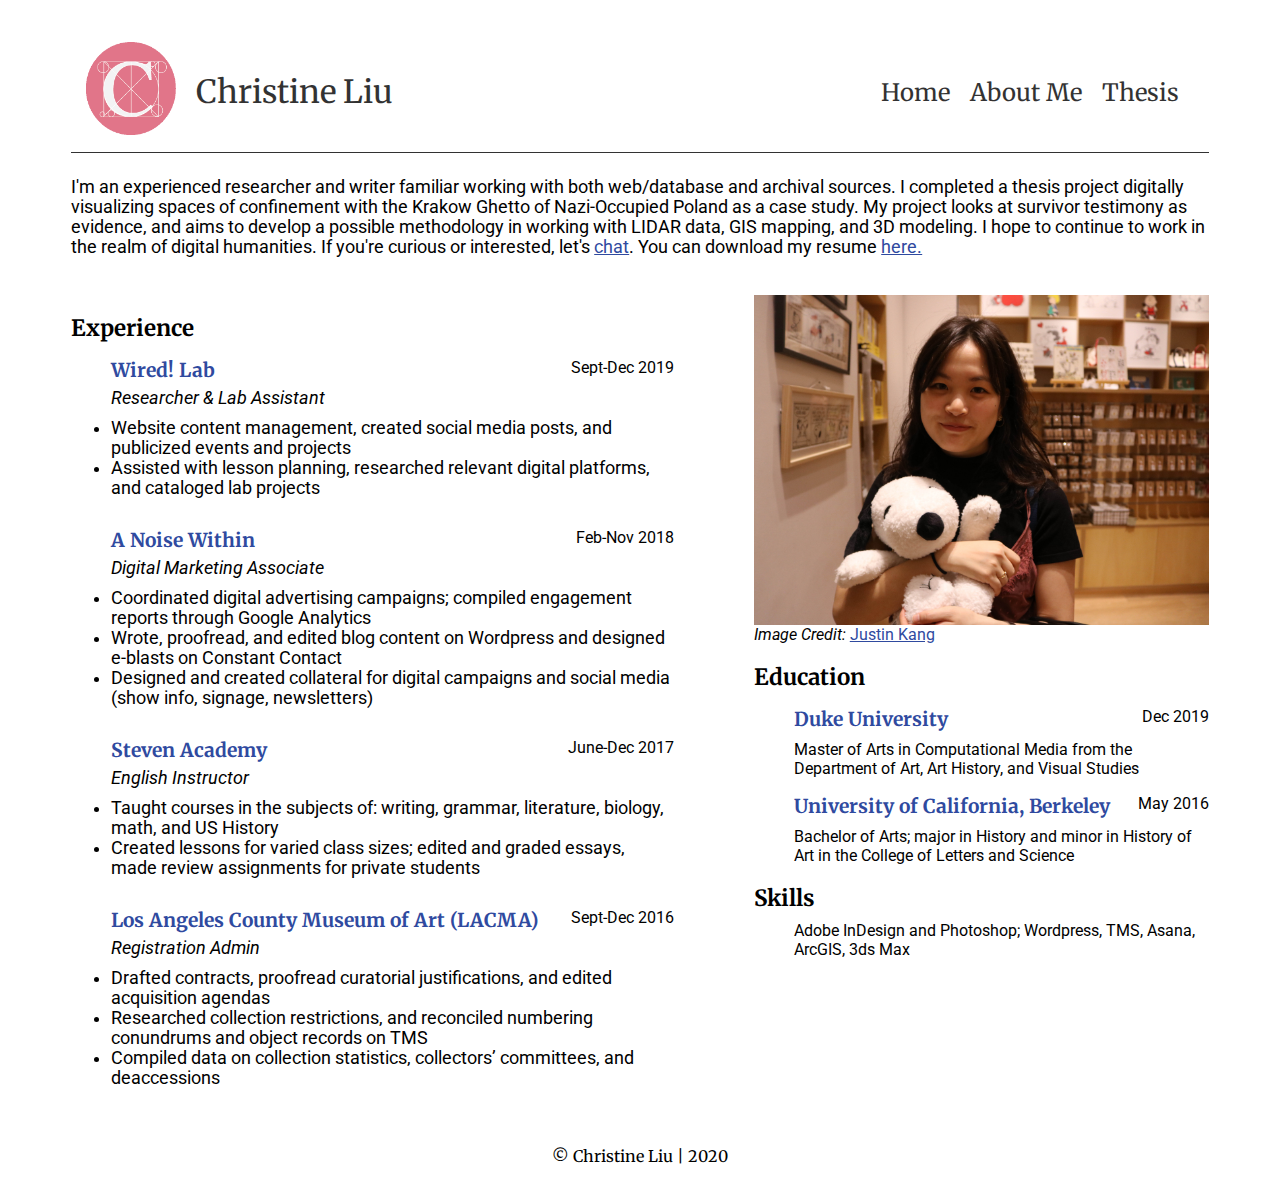
<file: about-me-backup.html>
<!DOCTYPE html>
<html lang="en">

<head>
    <meta charset="UTF-8">
    <title>Resume</title>
    <link href="./css/midterm.css" type="text/css" rel="stylesheet">
</head>

<body>
    <header>
        <nav>
            <ul id="nav-links">
                <li><a href="." id="C_logo"><img src="./images/C_pink.png" alt="C logo" width="90"></a></li>
                <li id="christine"><a href="./index.html">Christine Liu</a></li>
                <li id="home" class="right-header"><a href="./index.html">Home</a></li>
                <li id="about-me" class="right-header"><a href="./about-me.html">About Me</a></li>
                <li id="Final" class="right-header"><a href="./thesis.html">Thesis</a></li>
            </ul>
        </nav>
    </header>

    <main>
        <p>I'm an experienced researcher and writer familiar working with both web/database and archival sources. I completed a thesis project digitally visualizing spaces of confinement with the Krakow Ghetto of Nazi-Occupied Poland as a case study. My project looks at survivor testimony as evidence, and aims to develop a possible methodology in working with LIDAR data, GIS mapping, and 3D modeling. I hope to continue to work in the realm of digital humanities. If you're curious or interested, let's <a href="mailto:christineliu816@gmail.com">chat</a>. You can download my resume <a target="_blank" href="./ChristineLiu_Resume.pdf">here.</a></p>
        <div id="resume-block">
        <article id="resume1">
                <h2 class="resume_section">Experience</h2>
                <ul class="job-title">
                    <li class="job-place">Wired! Lab</li>
                    <li class="job-dates">Sept-Dec 2019</li>
                </ul>

                <ul class="job_description">
                    <li class="position">Researcher &amp; Lab Assistant</li>
                    <li>Website content management, created social media posts, and publicized events and projects</li>
                    <li>Assisted with lesson planning, researched relevant digital platforms, and cataloged lab projects</li>
                </ul>
                <ul class="job-title">
                    <li class="job-place">A Noise Within</li>
                    <li class="job-dates">Feb-Nov 2018</li>
                </ul>
                <ul class="job_description">
                    <li class="position">Digital Marketing Associate</li>
                    <li>Coordinated digital advertising campaigns; compiled engagement reports through Google Analytics</li>
                    <li>Wrote, proofread, and edited blog content on Wordpress and designed e-blasts on Constant Contact</li>
                    <li>Designed and created collateral for digital campaigns and social media (show info, signage, newsletters)</li>
                </ul>

                <ul class="job-title">
                    <li class="job-place">Steven Academy</li>
                    <li class="job-dates">June-Dec 2017</li>
                </ul>
                <ul class="job_description">
                    <li class="position">English Instructor</li>
                    <li>Taught courses in the subjects of: writing, grammar, literature, biology, math, and US History</li>
                    <li>Created lessons for varied class sizes; edited and graded essays, made review assignments for private students</li>
                </ul>
                <ul class="job-title">
                    <li class="job-place">Los Angeles County Museum of Art (LACMA)</li>
                    <li class="job-dates">Sept-Dec 2016</li>
                </ul>
                <ul class="job_description">
                    <li class="position">Registration Admin</li>
                    <li>Drafted contracts, proofread curatorial justifications, and edited acquisition agendas</li>
                    <li>Researched collection restrictions, and reconciled numbering conundrums and object records on TMS</li>
                    <li>Compiled data on collection statistics, collectors’ committees, and deaccessions</li>
                </ul>
            </article>

            <article id="resume2">
                <div id="resume-image">
                    <img src="./images/IMG_4133.jpg" alt="me with snoopy"/>
                    <div><i>Image Credit:</i> <a href="https://www.instagram.com/kangjustin/">Justin Kang</a></div>
                </div>
                <h2 class="resume_section">Education</h2>
                <ul class="job-title">
                    <li class="job-place">Duke University</li>
                    <li class="job-dates">Dec 2019</li>
                </ul>
                <ul class="resume_description">
                    <li>Master of Arts in Computational Media from the Department of Art, Art History, and Visual Studies</li>
                </ul>
                <ul class="job-title">
                    <li class="job-place">University of California, Berkeley</li>
                    <li class="job-dates">May 2016</li>
                </ul>
                <ul class="resume_description">
                    <li>Bachelor of Arts; major in History and minor in History of Art in the College of Letters and Science</li>
                </ul>

                <h2 class="resume_section">Skills</h2>
                <ul class="resume_description">
                    <li>Adobe InDesign and Photoshop; Wordpress, TMS, Asana, ArcGIS, 3ds Max</li>
                </ul>
        </article>
            </div>
    </main>
    <footer>
        <ul id="footer-items">
            <li>&copy; Christine Liu | 2020</li>
        </ul>
    </footer>
</body>

</html>
</file>
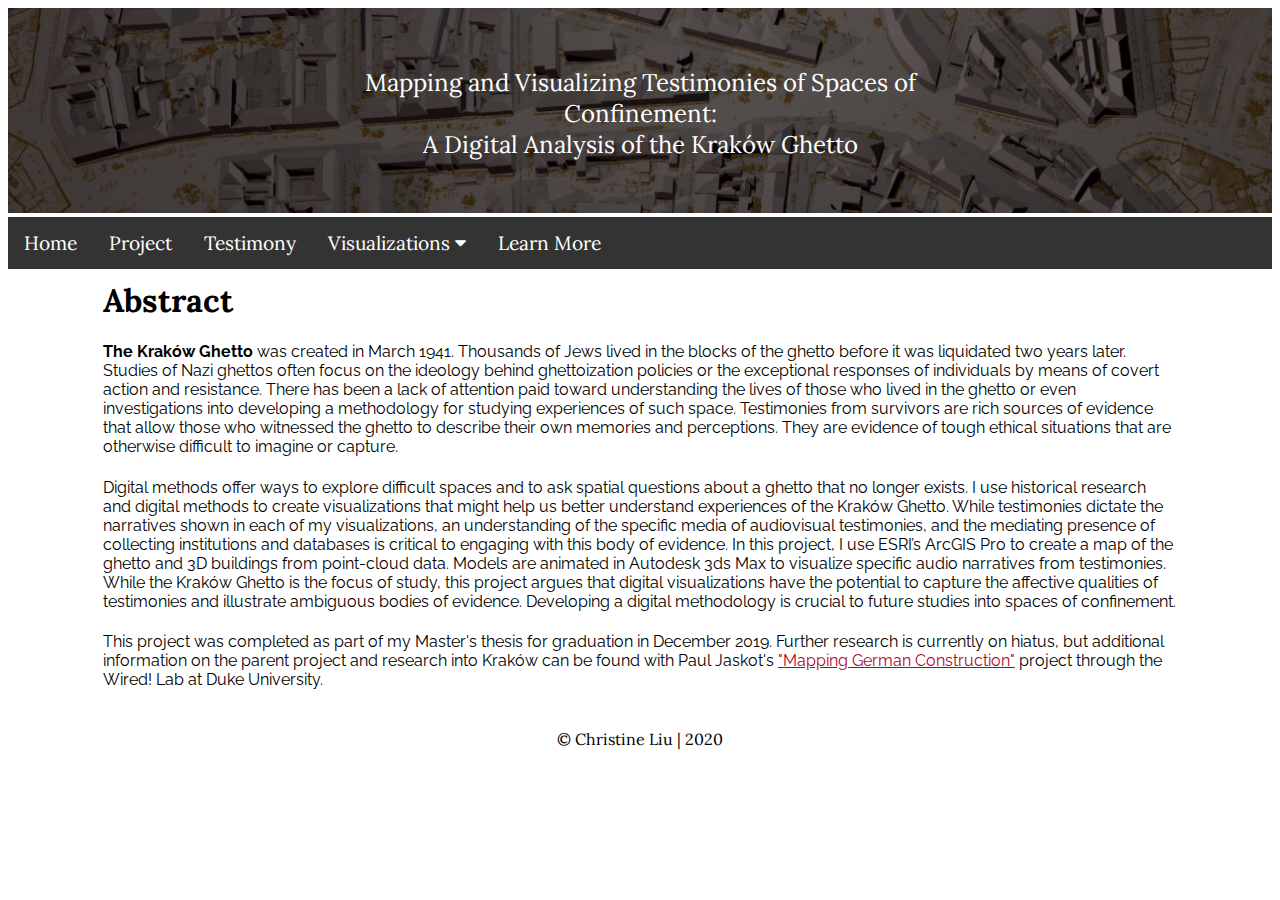
<file: abstract.html>
<!doctype html>
<html lang="en">

<head>
    <meta charset="UTF-8">
    <title>Visualizing Spaces of Confinement</title>
    <link href="./css/final.css" type="text/css" rel="stylesheet">
    <link rel="stylesheet" href="https://cdnjs.cloudflare.com/ajax/libs/font-awesome/4.7.0/css/font-awesome.min.css">
    <script src="./js/final.js"></script>
</head>

<body>
    <header>
        <div class="container">
            <a href="./thesis.html"><img src="./images/top_banner.jpg" alt="screenshot of 3d krakow model" width=100%></a>
            <div class="centered">Mapping and Visualizing Testimonies of Spaces of Confinement: <br>A Digital Analysis of the Kraków Ghetto</div>
        </div>
        <div class="navbar">
            <a href="./index.html">Home</a>
            <a href="./abstract.html">Project</a>
            <a href="./testimony.html">Testimony</a>
            <div class="dropdown">
                <button class="dropbtn" onclick="myFunction()">Visualizations
                    <i class="fa fa-caret-down"></i>
                </button>
                <div class="dropdown-content" id="myDropdown">
                    <a href="./visualizations/animation.html">Animation</a>
                    <a href="./visualizations/images.html">Image Gallery</a>
                    <a href="./visualizations/map.html">Map</a>
                </div>
            </div>
            <a href="./bibliography.html">Learn More</a>
        </div>
    </header>

    <main id="landing-block">
        <h1>Abstract</h1>
        <p><b>The Kraków Ghetto</b> was created in March 1941. Thousands of Jews lived in the blocks of the ghetto before it was liquidated two years later. Studies of Nazi ghettos often focus on the ideology behind ghettoization policies or the exceptional responses of individuals by means of covert action and resistance. There has been a lack of attention paid toward understanding the lives of those who lived in the ghetto or even investigations into developing a methodology for studying experiences of such space. Testimonies from survivors are rich sources of evidence that allow those who witnessed the ghetto to describe their own memories and perceptions. They are evidence of tough ethical situations that are otherwise difficult to imagine or capture.</p>
        <p>Digital methods offer ways to explore difficult spaces and to ask spatial questions about a ghetto that no longer exists. I use historical research and digital methods to create visualizations that might help us better understand experiences of the Kraków Ghetto. While testimonies dictate the narratives shown in each of my visualizations, an understanding of the specific media of audiovisual testimonies, and the mediating presence of collecting institutions and databases is critical to engaging with this body of evidence. In this project, I use ESRI’s ArcGIS Pro to create a map of the ghetto and 3D buildings from point-cloud data. Models are animated in Autodesk 3ds Max to visualize specific audio narratives from testimonies. While the Kraków Ghetto is the focus of study, this project argues that digital visualizations have the potential to capture the affective qualities of testimonies and illustrate ambiguous bodies of evidence. Developing a digital methodology is crucial to future studies into spaces of confinement.
        </p>
        <p>This project was completed as part of my Master's thesis for graduation in December 2019. Further research is currently on hiatus, but additional information on the parent project and research into Kraków can be found with Paul Jaskot's <a href="http://www.dukewired.org/projects/mapping-german-construction/">"Mapping German Construction"</a> project through the Wired! Lab at Duke University.</p>

    </main>


    <footer>
        <ul id="footer-items">
            <li>&copy; Christine Liu | 2020</li>
        </ul>
    </footer>
</body>

</html>
</file>
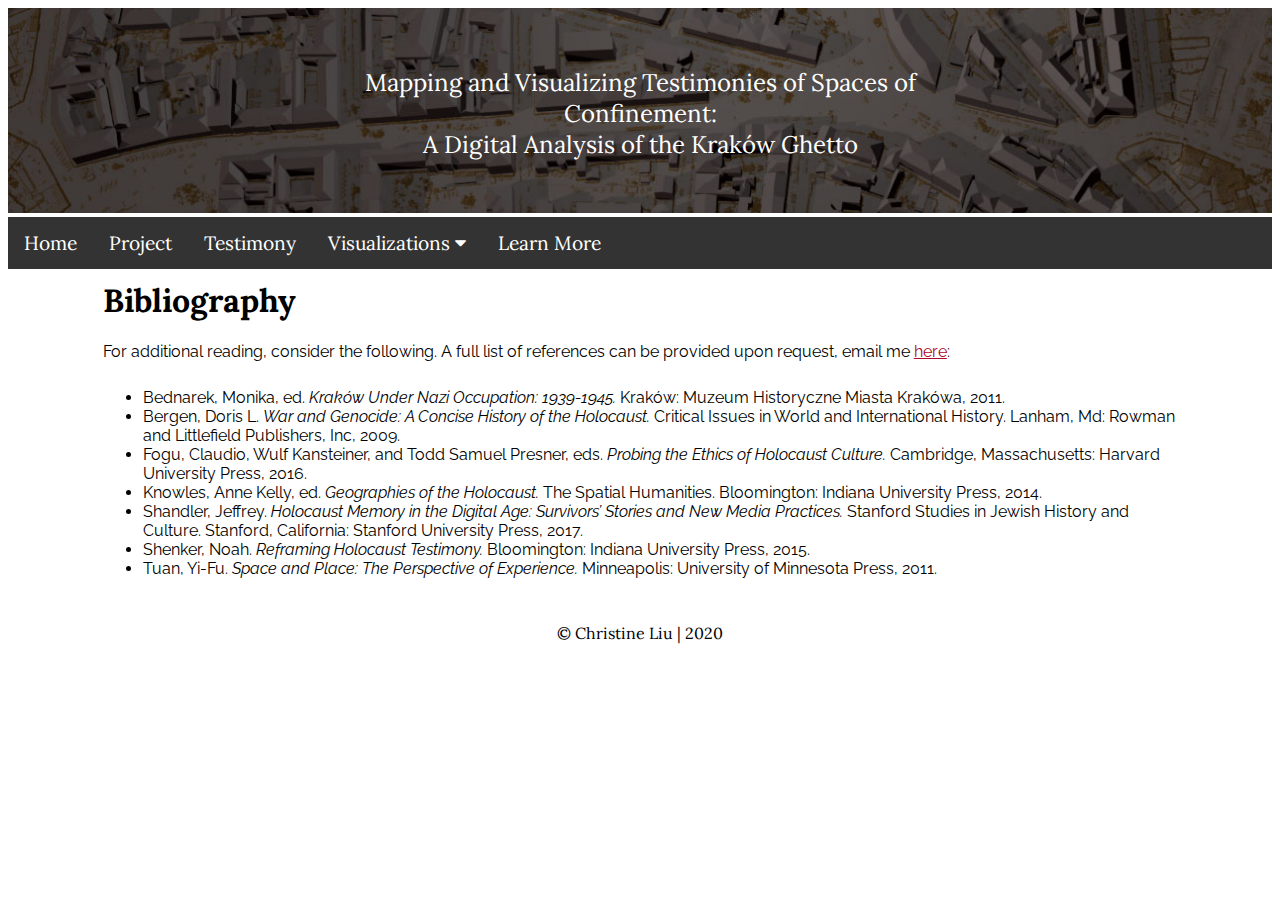
<file: bibliography.html>
<!doctype html>
<html lang="en">

<head>
    <script async src="https://www.googletagmanager.com/gtag/js?id=UA-163966775-1"></script>
    <script>
      window.dataLayer = window.dataLayer || [];
      function gtag(){dataLayer.push(arguments);}
      gtag('js', new Date());

      gtag('config', 'UA-163966775-1');
    </script>
    <meta charset="UTF-8">
    <title>Visualizing Spaces of Confinement</title>
    <link href="./css/final.css" type="text/css" rel="stylesheet">
    <link rel="stylesheet" href="https://cdnjs.cloudflare.com/ajax/libs/font-awesome/4.7.0/css/font-awesome.min.css">
    <script src="./js/final.js"></script>
</head>

<body>
       <header>
         <div class="container">
            <a href="./thesis.html"><img src="./images/top_banner.jpg" alt="screenshot of 3d krakow model" width=100%></a>
            <div class="centered">Mapping and Visualizing Testimonies of Spaces of Confinement: <br>A Digital Analysis of the Kraków Ghetto</div>
        </div>
        <div class="navbar">
            <a href="./index.html">Home</a>
            <a href="./abstract.html">Project</a>
            <a href="./testimony.html">Testimony</a>
            <div class="dropdown">
                <button class="dropbtn" onclick="myFunction()">Visualizations
                    <i class="fa fa-caret-down"></i>
                </button>
                <div class="dropdown-content" id="myDropdown">
                    <a href="./visualizations/animation.html">Animation</a>
                    <a href="./visualizations/images.html">Image Gallery</a>
                    <a href="./visualizations/map.html">Map</a>
                </div>
            </div>
            <a href="./bibliography.html">Learn More</a>
        </div>
    </header>
    
    <main id="landing-block">
        <h1>Bibliography</h1>
        <p>For additional reading, consider the following. A full list of references can be provided upon request, email me <a href="mailto:christineliu816@gmail.com">here</a>:
        <ul>
            <li>Bednarek, Monika, ed. <i>Kraków Under Nazi Occupation: 1939-1945.</i> Kraków: Muzeum Historyczne Miasta Krakówa, 2011.</li>
            <li>Bergen, Doris L. <i>War and Genocide: A Concise History of the Holocaust.</i> Critical Issues in World and International History. Lanham, Md: Rowman and Littlefield Publishers, Inc, 2009.</li>
            <li>Fogu, Claudio, Wulf Kansteiner, and Todd Samuel Presner, eds. <i>Probing the Ethics of Holocaust Culture.</i> Cambridge, Massachusetts: Harvard University Press, 2016.</li>
            <li>Knowles, Anne Kelly, ed. <i>Geographies of the Holocaust.</i> The Spatial Humanities. Bloomington: Indiana University Press, 2014.</li>
            <li>Shandler, Jeffrey. <i>Holocaust Memory in the Digital Age: Survivors’ Stories and New Media Practices.</i> Stanford Studies in Jewish History and Culture. Stanford, California: Stanford University Press, 2017.</li>
            <li>Shenker, Noah. <i>Reframing Holocaust Testimony.</i> Bloomington: Indiana University Press, 2015.</li>
            <li>Tuan, Yi-Fu. <i>Space and Place: The Perspective of Experience.</i> Minneapolis: University of Minnesota Press, 2011.</li>
        </ul>
    </main>


    <footer>
        <ul id="footer-items">
            <li>&copy; Christine Liu | 2020</li>
        </ul>
    </footer>
</body>
</html>
</file>
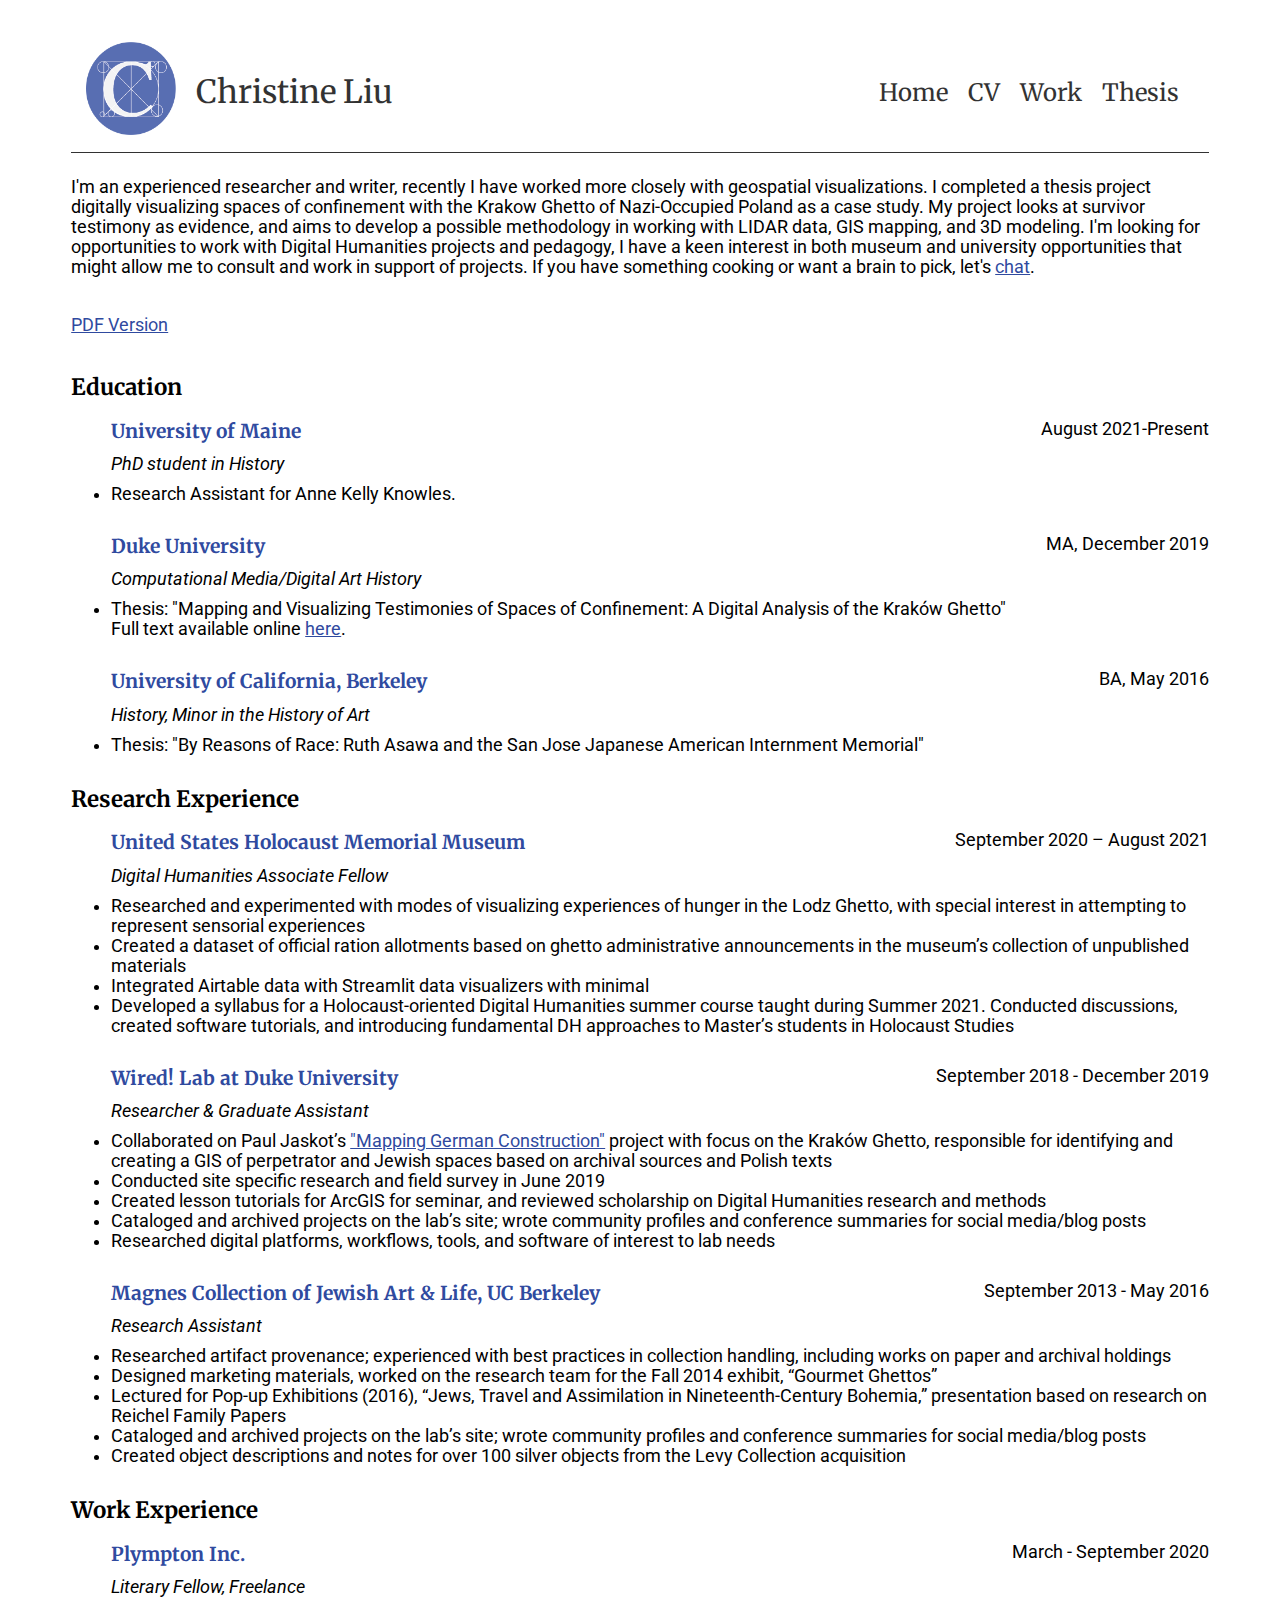
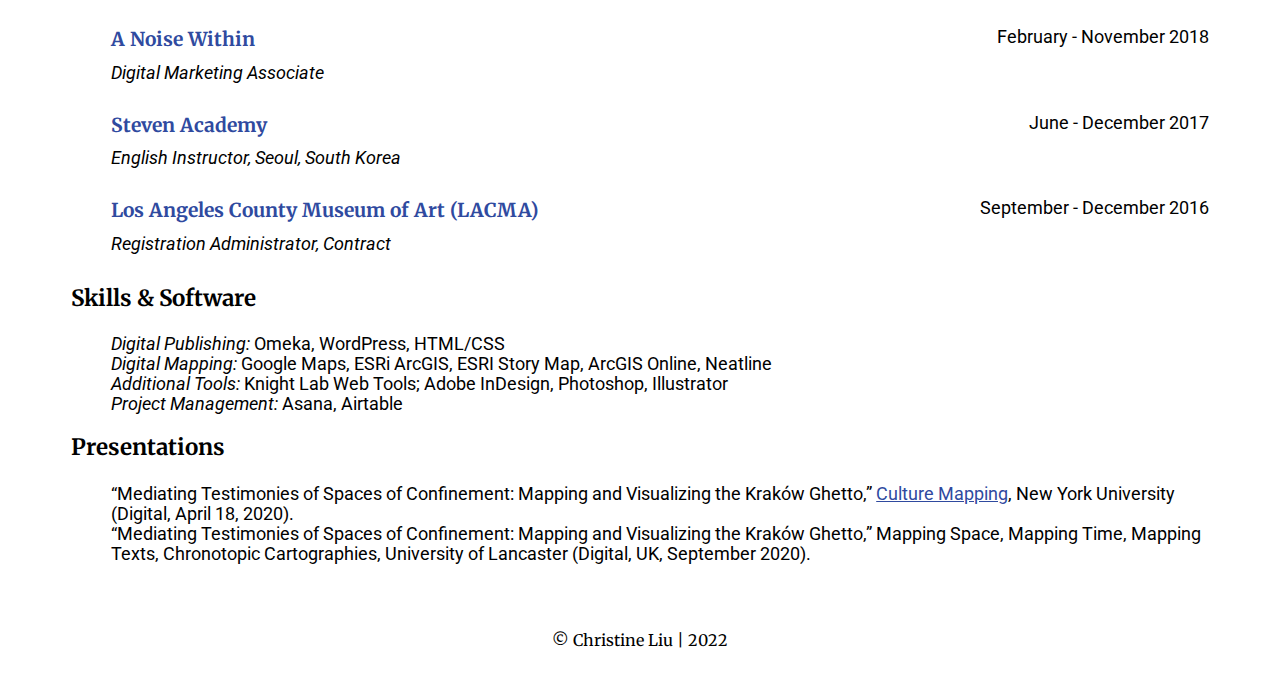
<file: cv.html>
<!DOCTYPE html>
<html lang="en">

<head>
    <script async src="https://www.googletagmanager.com/gtag/js?id=UA-163966775-1"></script>
    <script>
      window.dataLayer = window.dataLayer || [];
      function gtag(){dataLayer.push(arguments);}
      gtag('js', new Date());

      gtag('config', 'UA-163966775-1');
    </script>
    <meta charset="UTF-8">
    <title>Resume</title>
    <link href="./css/midterm.css" type="text/css" rel="stylesheet">
</head>

<body>
    <header>
        <nav>
            <ul id="nav-links">
                <li><a href="." id="C_logo"><img src="./images/C_blue.png" alt="C logo" width="90"></a></li>
                <li id="christine"><a href="./index.html">Christine Liu</a></li>
                <li id="home" class="right-header"><a href="./index.html">Home</a></li>
                <li id="about-me" class="right-header"><a href="./cv.html">CV</a></li>
                <li class="right-header"><a href="./projects.html">Work</a></li>
                <li id="Final" class="right-header"><a href="./thesis.html">Thesis</a></li>
            </ul>
        </nav>
    </header>

    <main>
        <p>I'm an experienced researcher and writer, recently I have worked more closely with geospatial visualizations. I completed a thesis project digitally visualizing spaces of confinement with the Krakow Ghetto of Nazi-Occupied Poland as a case study. My project looks at survivor testimony as evidence, and aims to develop a possible methodology in working with LIDAR data, GIS mapping, and 3D modeling. I'm looking for opportunities to work with Digital Humanities projects and pedagogy, I have a keen interest in both museum and university opportunities that might allow me to consult and work in support of projects. If you have something cooking or want a brain to pick, let's <a href="mailto:christineliu816@gmail.com">chat</a>.</p>
        <p><a target="_blank" href="./ChristineLiu_CV.pdf">PDF Version</a></p>
        <div id="resume">
            <h2 class="resume_section">Education</h2>
            <ul class="job-title">
                <li class="job-place">University of Maine</li>
                <li class="job-dates">August 2021-Present</li>
            </ul>
            <ul class="job_description">
                <li class="position">PhD student in History</li>
                <li>Research Assistant for Anne Kelly Knowles.</li>
            </ul>
            <ul class="job-title">
                <li class="job-place">Duke University</li>
                <li class="job-dates">MA, December 2019</li>
            </ul>
            <ul class="job_description">
                <li class="position">Computational Media/Digital Art History</li>
                <li>Thesis: "Mapping and Visualizing Testimonies of Spaces of Confinement: A Digital Analysis of the Kraków Ghetto" <br>Full text available online <a href="https://dukespace.lib.duke.edu/dspace/handle/10161/20071">here</a>.</li>
            </ul>
            <ul class="job-title">
                <li class="job-place">University of California, Berkeley</li>
                <li class="job-dates">BA, May 2016</li>
            </ul>
            <ul class="job_description">
                <li class="position">History, Minor in the History of Art</li>
                <li>Thesis: "By Reasons of Race: Ruth Asawa and the San Jose Japanese American Internment Memorial"</li>
            </ul>
            <h2 class="resume_section">Research Experience</h2>
            <ul class="job-title">
                <li class="job-place">United States Holocaust Memorial Museum</li>
                <li class="job-dates">September 2020 – August 2021</li>
            </ul>
            <ul class="job_description">
                <li class="position">Digital Humanities Associate Fellow</li>
                <li>Researched and experimented with modes of visualizing experiences of hunger in the Lodz Ghetto, with special interest in attempting to represent sensorial experiences</li>
                <li>Created a dataset of official ration allotments based on ghetto administrative announcements in the museum’s collection of unpublished materials</li>
                <li>Integrated Airtable data with Streamlit data visualizers with minimal</li>
                <li>Developed a syllabus for a Holocaust-oriented Digital Humanities summer course taught during Summer 2021. Conducted discussions, created software tutorials, and introducing fundamental DH approaches to Master’s students in Holocaust Studies</li>
            </ul>
            <ul class="job-title">
                <li class="job-place">Wired! Lab at Duke University</li>
                <li class="job-dates">September 2018 - December 2019</li>
            </ul>
            <ul class="job_description">
                <li class="position">Researcher &amp; Graduate Assistant</li>
                <li>Collaborated on Paul Jaskot’s <a href="http://www.dukewired.org/projects/mapping-german-construction/">"Mapping German Construction"</a> project with focus on the Kraków Ghetto, responsible for identifying and creating a GIS of perpetrator and Jewish spaces based on archival sources and Polish texts</li>
                <li>Conducted site specific research and field survey in June 2019</li>
                <li>Created lesson tutorials for ArcGIS for seminar, and reviewed scholarship on Digital Humanities research and methods</li>
                <li>Cataloged and archived projects on the lab’s site; wrote community profiles and conference summaries for social media/blog posts</li>
                <li>Researched digital platforms, workflows, tools, and software of interest to lab needs</li>
            </ul>
            <ul class="job-title">
                <li class="job-place">Magnes Collection of Jewish Art &amp; Life, UC Berkeley</li>
                <li class="job-dates">September 2013 - May 2016</li>
            </ul>
            <ul class="job_description">
                <li class="position">Research Assistant</li>
                <li>Researched artifact provenance; experienced with best practices in collection handling, including works on paper and archival holdings</li>
                <li>Designed marketing materials, worked on the research team for the Fall 2014 exhibit, “Gourmet Ghettos”</li>
                <li>Lectured for Pop-up Exhibitions (2016), “Jews, Travel and Assimilation in Nineteenth-Century Bohemia,” presentation based on research on Reichel Family Papers</li>
                <li>Cataloged and archived projects on the lab’s site; wrote community profiles and conference summaries for social media/blog posts</li>
                <li>Created object descriptions and notes for over 100 silver objects from the Levy Collection acquisition</li>
            </ul>
            <h2 class="resume_section">Work Experience</h2>
            <ul class="job-title">
                <li class="job-place">Plympton Inc.</li>
                <li class="job-dates">March - September 2020</li>
            </ul>
            <ul class="job_description">
                <li class="position">Literary Fellow, Freelance</li>
            </ul>
            <ul class="job-title">
                <li class="job-place">A Noise Within</li>
                <li class="job-dates">February - November 2018</li>
            </ul>
            <ul class="job_description">
                <li class="position">Digital Marketing Associate</li>
            </ul>
            <ul class="job-title">
                <li class="job-place">Steven Academy</li>
                <li class="job-dates">June - December 2017</li>
            </ul>
            <ul class="job_description">
                <li class="position">English Instructor, Seoul, South Korea</li>
            </ul>
            <ul class="job-title">
                <li class="job-place">Los Angeles County Museum of Art (LACMA)</li>
                <li class="job-dates">September - December 2016</li>
            </ul>
            <ul class="job_description">
                <li class="position">Registration Administrator, Contract</li>
            </ul>
            <h2 class="resume_section">Skills &amp; Software</h2>
            <ul class="resume_description">
                <li><i>Digital Publishing:</i> Omeka, WordPress, HTML/CSS</li>
                <li><i>Digital Mapping:</i> Google Maps, ESRi ArcGIS, ESRI Story Map, ArcGIS Online, Neatline</li>
                <li><i>Additional Tools:</i> Knight Lab Web Tools; Adobe InDesign, Photoshop, Illustrator</li>
                <li><i>Project Management:</i> Asana, Airtable</li>
            </ul>
            <h2 class="resume_section">Presentations</h2>
            <ul class="resume_description">
                <li>“Mediating Testimonies of Spaces of Confinement: Mapping and Visualizing the Kraków Ghetto,” <a href="https://newyorkscapes.org/event/culturemapping2020/">Culture Mapping</a>, New York University (Digital, April 18, 2020).</li>
                <li>“Mediating Testimonies of Spaces of Confinement: Mapping and Visualizing the Kraków Ghetto,” Mapping Space, Mapping Time, Mapping Texts, Chronotopic Cartographies, University of Lancaster (Digital, UK, September 2020).
                </li>
            </ul>
        </div>
    </main>
    <footer>
        <ul id="footer-items">
            <li>&copy; Christine Liu | 2022</li>
        </ul>
    </footer>
</body>

</html>
</file>
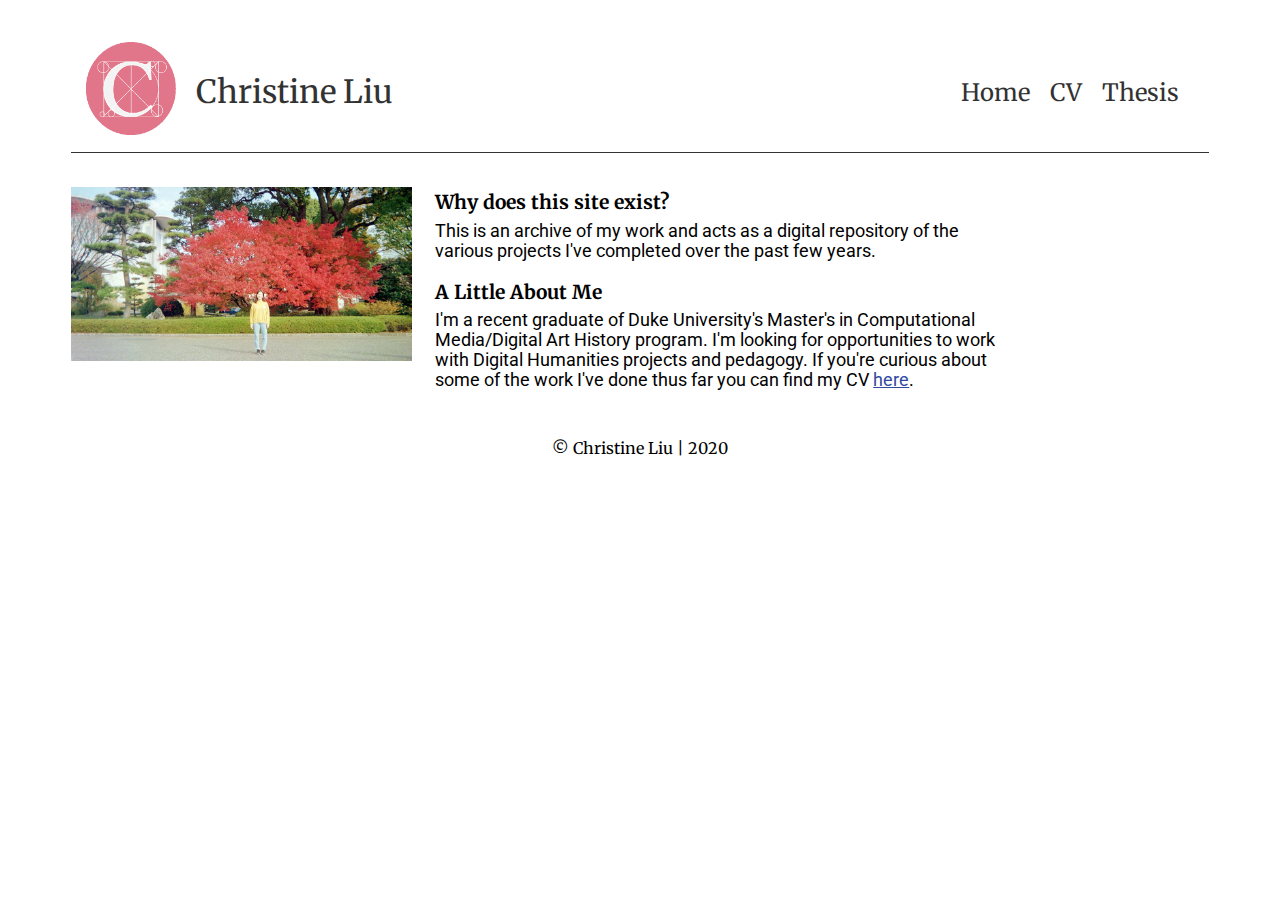
<file: index-backup.html>
<!doctype html>
<html lang="en">

<head>
    <meta charset="UTF-8">
    <title>Christine Liu</title>
    <link href="./css/midterm.css" type="text/css" rel="stylesheet">
</head>

<body>
    <header>
        <nav>
            <ul id="nav-links">
                <li><a href="./index.html" id="C_logo"><img src="./images/C_pink.png" alt="C logo" width="90"></a></li>
                <li id="christine"><a href="./index.html">Christine Liu</a></li>
                <li id="home" class="right-header"><a href="./index.html">Home</a></li>
                <li id="about-me" class="right-header"><a href="./cv.html">CV</a></li>
                <li id="Final" class="right-header"><a href="./thesis.html">Thesis</a></li>
            </ul>
        </nav>
    </header>

    <main id="landing-block">
        <img src="./images/18.jpg" id="landing-image" alt="me in front of trees">
        <article id="landing-text">
            <div>
                <h1>Why does this site exist?</h1>
                <p>This is an archive of my work and acts as a digital repository of the various projects I've completed over the past few years.</p>
            </div>
        
            <div>
                <h1>A Little About Me</h1>
                <p>I'm a recent graduate of Duke University's Master's in Computational Media/Digital Art History program. I'm looking for opportunities to work with Digital Humanities projects and pedagogy. If you're curious about some of the work I've done thus far you can find my CV <a href="./cv.html">here</a>.</p>
            </div>
        </article>
    </main>
    <footer>
        <ul id="footer-items">
            <li>&copy; Christine Liu | 2020</li>
        </ul>
    </footer>
</body>

</html>
</file>
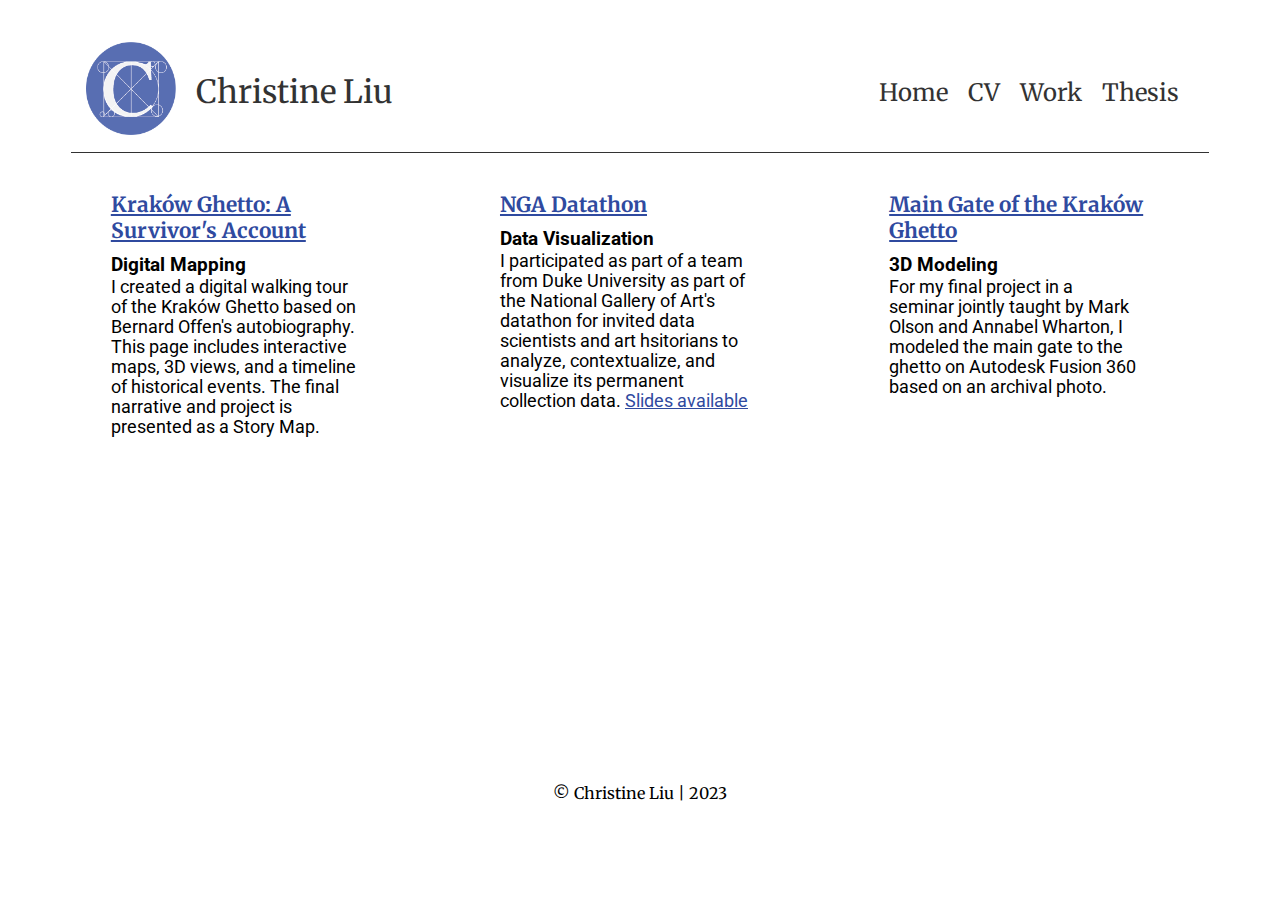
<file: projects.html>
<!DOCTYPE html>
<html lang="en">

<head>
    <script async src="https://www.googletagmanager.com/gtag/js?id=UA-163966775-1"></script>
    <script>
      window.dataLayer = window.dataLayer || [];
      function gtag(){dataLayer.push(arguments);}
      gtag('js', new Date());

      gtag('config', 'UA-163966775-1');
    </script>
    <meta charset="UTF-8">
    <title>Labs</title>
    <link href="./css/midterm.css" type="text/css" rel="stylesheet">
</head>

<body>
    <header>
        <nav>
            <ul id="nav-links">
                <li><a href="." id="C_logo"><img src="./images/C_blue.png" alt="C logo" width="90"></a></li>
                <li id="christine"><a href="./index.html">Christine Liu</a></li>
                <li id="home" class="right-header"><a href="./index.html">Home</a></li>
                <li id="about-me" class="right-header"><a href="./cv.html">CV</a></li>
                <li class="right-header"><a href="./projects.html">Work</a></li>
                <li id="Final" class="right-header"><a href="./thesis.html">Thesis</a></li>
            </ul>
        </nav>
    </header>

    <main id="labs-block">
        <article id="lab1" class="lab_item">
<!--            <a href="./lab01/index.html"><img class="lab_image" src="../images/lab1_index.jpg" alt="Lab 1 screenshot" /></a>-->
            <div class="lab_chunk">
                <h2 class="lab_number"><a target="_blank" href="https://arcg.is/184T1W">Kraków Ghetto: A Survivor's Account</a></h2>
                <h3 class="lab_title">Digital Mapping</h3>
                <p class="lab_description">I created a digital walking tour of the Kraków Ghetto based on Bernard Offen's autobiography. This page includes interactive maps, 3D views, and a timeline of historical events. The final narrative and project is presented as a Story Map.</p>
            </div>
        </article>
        <article id="lab2" class="lab_item">
<!--            <a href="./lab02/index.html"><img class="lab_image" src="../images/lab2_index.jpg" alt="Lab 2 screenshot" /></a>-->
            <div class="lab_chunk">
                <h2 class="lab_number"><a target="_blank" href="https://www.nga.gov/press/2019/datathon.html">NGA Datathon</a></h2>
                <h3 class="lab_title">Data Visualization</h3>
                <p class="lab_description">I participated as part of a team from Duke University as part of the National Gallery of Art's datathon for invited data scientists and art hsitorians to analyze, contextualize, and visualize its permanent collection data. <a href="https://www.nga.gov/content/dam/ngaweb/press/2019/datathon/team-2.pdf">Slides available</a></p>
            </div>
        </article>
        <article id="lab3" class="lab_item">
<!--            <a href="./lab03/index.html"><img class="lab_image" src="../images/lab3_index.jpg" alt="Lab 3 screenshot" /></a>-->
            <div class="lab_chunk">
                <h2 class="lab_number"><a target="_blank" href="https://a360.co/2K7JhrX">Main Gate of the Kraków Ghetto</a></h2>
                <h3 class="lab_title">3D Modeling</h3>
                <p class="lab_description">For my final project in a seminar jointly taught by Mark Olson and Annabel Wharton, I modeled the main gate to the ghetto on Autodesk Fusion 360 based on an archival photo.</p>
            </div>
        </article>
    </main>
    <footer>
        <ul id="footer-items">
            <li>&copy; Christine Liu | 2023</li>
        </ul>
    </footer>
</body>

</html>
</file>
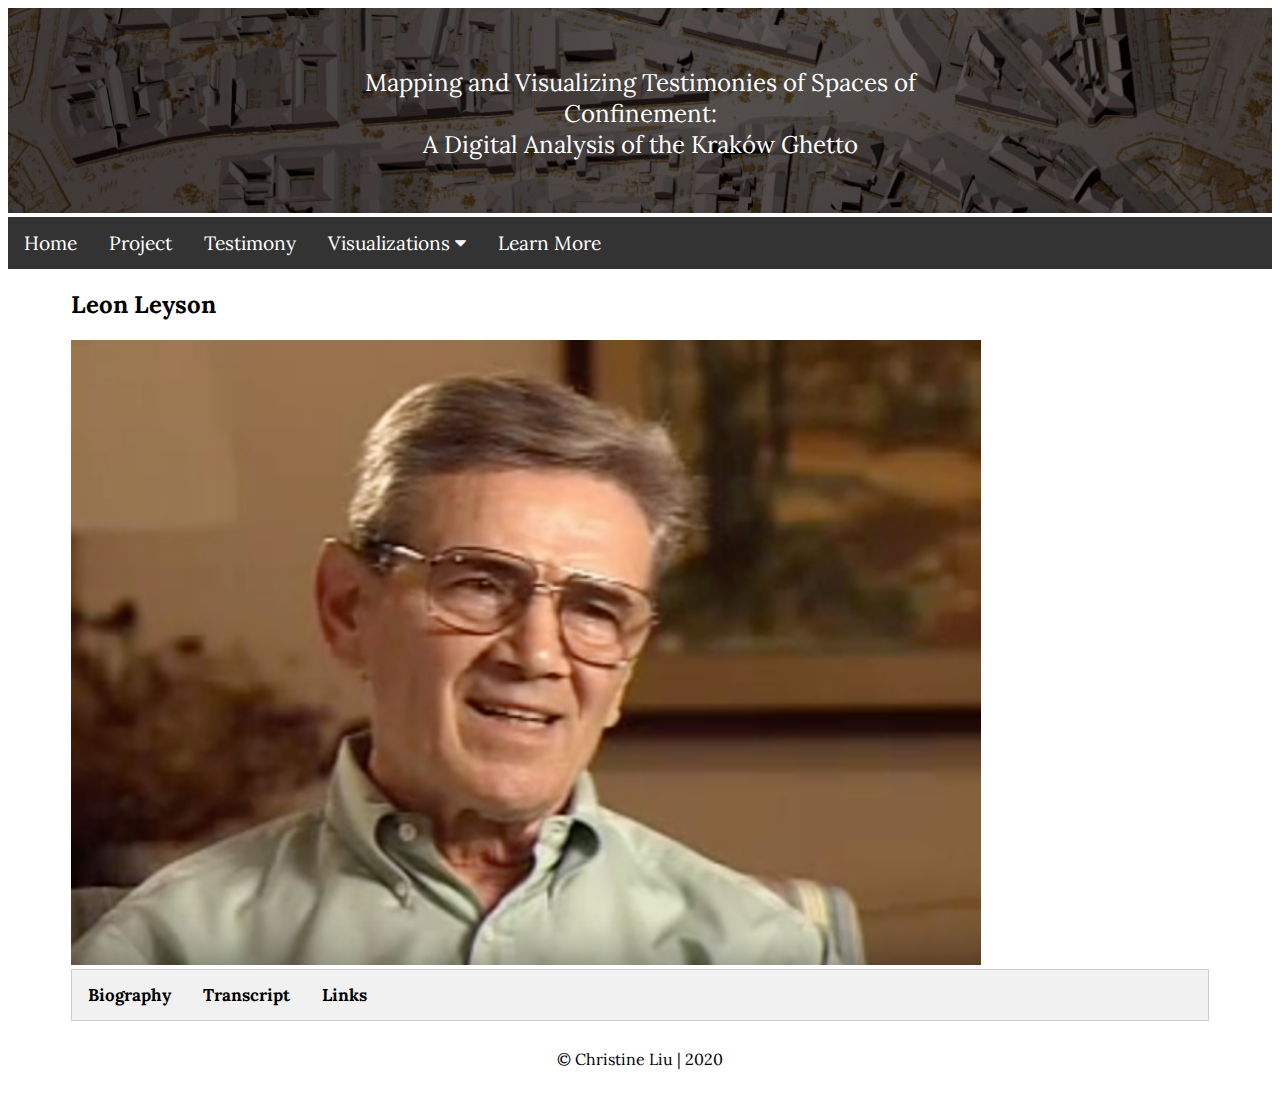
<file: testimony.html>
<!doctype html>
<html lang="en">

<head>
    <meta charset="UTF-8">
    <title>Visualizing Spaces of Confinement</title>
    <link href="./css/final.css" type="text/css" rel="stylesheet">
    <link rel="stylesheet" href="https://cdnjs.cloudflare.com/ajax/libs/font-awesome/4.7.0/css/font-awesome.min.css">
    <script src="./js/final.js"></script>
</head>

<body>
      <header>
         <div class="container">
            <a href="./thesis.html"><img src="./images/top_banner.jpg" alt="screenshot of 3d krakow model" width=100%></a>
            <div class="centered">Mapping and Visualizing Testimonies of Spaces of Confinement: <br>A Digital Analysis of the Kraków Ghetto</div>
        </div>
        <div class="navbar">
            <a href="./index.html">Home</a>
            <a href="./abstract.html">Project</a>
            <a href="./testimony.html">Testimony</a>
            <div class="dropdown">
                <button class="dropbtn" onclick="myFunction()">Visualizations
                    <i class="fa fa-caret-down"></i>
                </button>
                <div class="dropdown-content" id="myDropdown">
                    <a href="./visualizations/animation.html">Animation</a>
                    <a href="./visualizations/images.html">Image Gallery</a>
                    <a href="./visualizations/map.html">Map</a>
                </div>
            </div>
            <a href="./bibliography.html">Learn More</a>
        </div>
    </header>

    <main>
        <div id="leyson" class="survivor_card">
            <h2>Leon Leyson</h2>
            <img src="./images/image_leon.png" alt="image of man, Leon Leyson" class="leyson_pic"><br>
    
            <div class="tab">
                <button class="tablinks" onclick="openCity(event, 'Biography')">Biography</button>
                <button class="tablinks" onclick="openCity(event, 'Transcript')">Transcript</button>
                <button class="tablinks" onclick="openCity(event, 'Links')">Links</button>
            </div>

            <div id="Biography" class="tabcontent">
                <h3>Biography and Analysis</h3>
                <p><b>Leon Leyson</b> was born in 1929 in Narewka in Eastern Poland. About half the population of Narewka were Jewish and attended the only synagogue together. Leyson recalls a comfortable childhood surrounded by sibling and extended family. The family eventually moved to Kraków around 1938. His father was a machinist already living in the city after being transferred out of their hometown. When the family was forced into the ghetto at the end of 1940, Leyson noted that they already lived on the same side of the Vistula as Podgórze, “not too far from our original place.” People that refused to move were either caught or shot. The interviewer asks Leyson if he had ever seen anyone shot - he had - and whether he feared the same fate for his father. Leyson did, “all the time,” and offers memory of an incident that occurred in 1941. After taking an elderly woman to the hospital, Leyson and a friend were late returning home before curfew. The two were caught and fired upon by a guard, the shots missed Leyson’s friend and the two ran in separate directions. Leyson narrowly escaped a second round of gunfire because he had just, “managed to jam myself into an entryway in another apartment house that was recessed.” After he was let inside, Leyson spent the rest of the night hidden in an apartment without being able to let his family know of his safety. The episode had a lasting impression and he “never went back” to the same area and used to “make a big turn…to avoid that place where the guard stood.” Leyson wraps up the memory, wryly noting that it was just one of many incidences that his family went through. For him, the two worst things about the ghetto was hunger and constant danger of trouble.</p>
            <p>Though only four of the 181 segments in his testimony, Leyson’s memory of the harrowing night offers a spatial journey through the ghetto. It begins at the hospital and identifies several interactive points: a spot where a guard stood, a recessed doorway that suddenly became a source of evasion, and a new buffer point that Leyson would avoid for the rest of his residency in the ghetto. The spatial narrative brings together points of reference both readily identifiable, like the hospital, and places that only carry meaning for Leyson as a witness. For example, after an hour of recording, near the end of the second video, Leyson describes his sister’s forced removal to a nearby labor camp as another uncontrollable incident. Responding to imagined critics as to why the family did not resist or leave the ghetto, Leyson retorts “this was our home, this was our place, people didn’t just pick up and move and there was no place else to go.” Without going into detail, Leyson mentions that he slipped out of the ghetto many times as a child without detection, but lacking secure network or shelter in greater Kraków meant that it was still safest to remain in the place of home and family life. The fear of being found and arrested outside of the ghetto was worse than managing the uncertainty of daily life within.
            </p>
            </div>

            <div id="Transcript" class="tabcontent">
                <h3>Audio and Transcript</h3>
                 <p><b>Listen to a snippet of Leyson's testimony below.</b></p>
                  <audio controls controlsList="nodownload">
                <source src="./video/Leon_Leyson.mp3" type="audio/mpeg">
                Your browser does not support the audio element.
            </audio>

                <p>“While we were in the ghetto I was - my friend and I went to take a woman to the hospital. She was a small woman, she was an older lady and she needed to be - she was very ill. So he and I got her in a stretcher and we took her to the hospital. And on the way back it was 9 o'clock and we were a little bit past that time. And as we were coming around the corner there was the guard standing there and he was moving his rifle, getting ready to shoot. And my friend, he ran in one direction, and I was slightly behind him so I started running the other direction. And as I - he shot at him first and missed him then turned and shot at me and he missed me because I had just managed to jam myself into a entryway in another apartment house that was sort of recessed a little bit. So I stood there and thought maybe I was shot because I heard that when you’re shot you can’t tell or something. But anyways, I was just a kid. I knocked on the door and somebody actually opened the door and I spent the rest of the night there. And my parents and my sister and my brothers didn’t know where I was. It was in 1941, I must have been about 11 years old. Well, I never went past that spot again. I used to make a big turn to get where I was going to avoid the place where the guard stood.”</p>
            </div>

            <div id="Links" class="tabcontent">
                <h3>Testimony Links</h3>
                <p>Leyson's full testimony can be found on the Shoah Foundation's Visual History Archive (account required), or links to the videos can be found below:</p>
                <ul>
                <li><a href="https://youtu.be/OW4tnsHZPrk" target="_blank">Video 1</a></li>
                <li><a href="https://youtu.be/I2I7Bx8_ZTg" target="_blank">Video 2</a></li>
                <li><a href="https://youtu.be/bhxb-xmoSjo" target="_blank">Video 3</a></li>
                <li><a href="https://youtu.be/WJxCi9XXy6Y" target="_blank">Video 4</a></li>
                <li><a href="https://youtu.be/XVJzLyibxPM" target="_blank">Video 5</a></li>
                <li><a href="https://youtu.be/gN1WrjHfWYY" target="_blank">Video 6</a></li></ul>
                <p><i>Image Source:</i> screenshot from testimony.</p>
            </div>
        
        </div>
    </main>


    <footer>
        <ul id="footer-items">
            <li>&copy; Christine Liu | 2020</li>
        </ul>
    </footer>
</body></html>
</file>
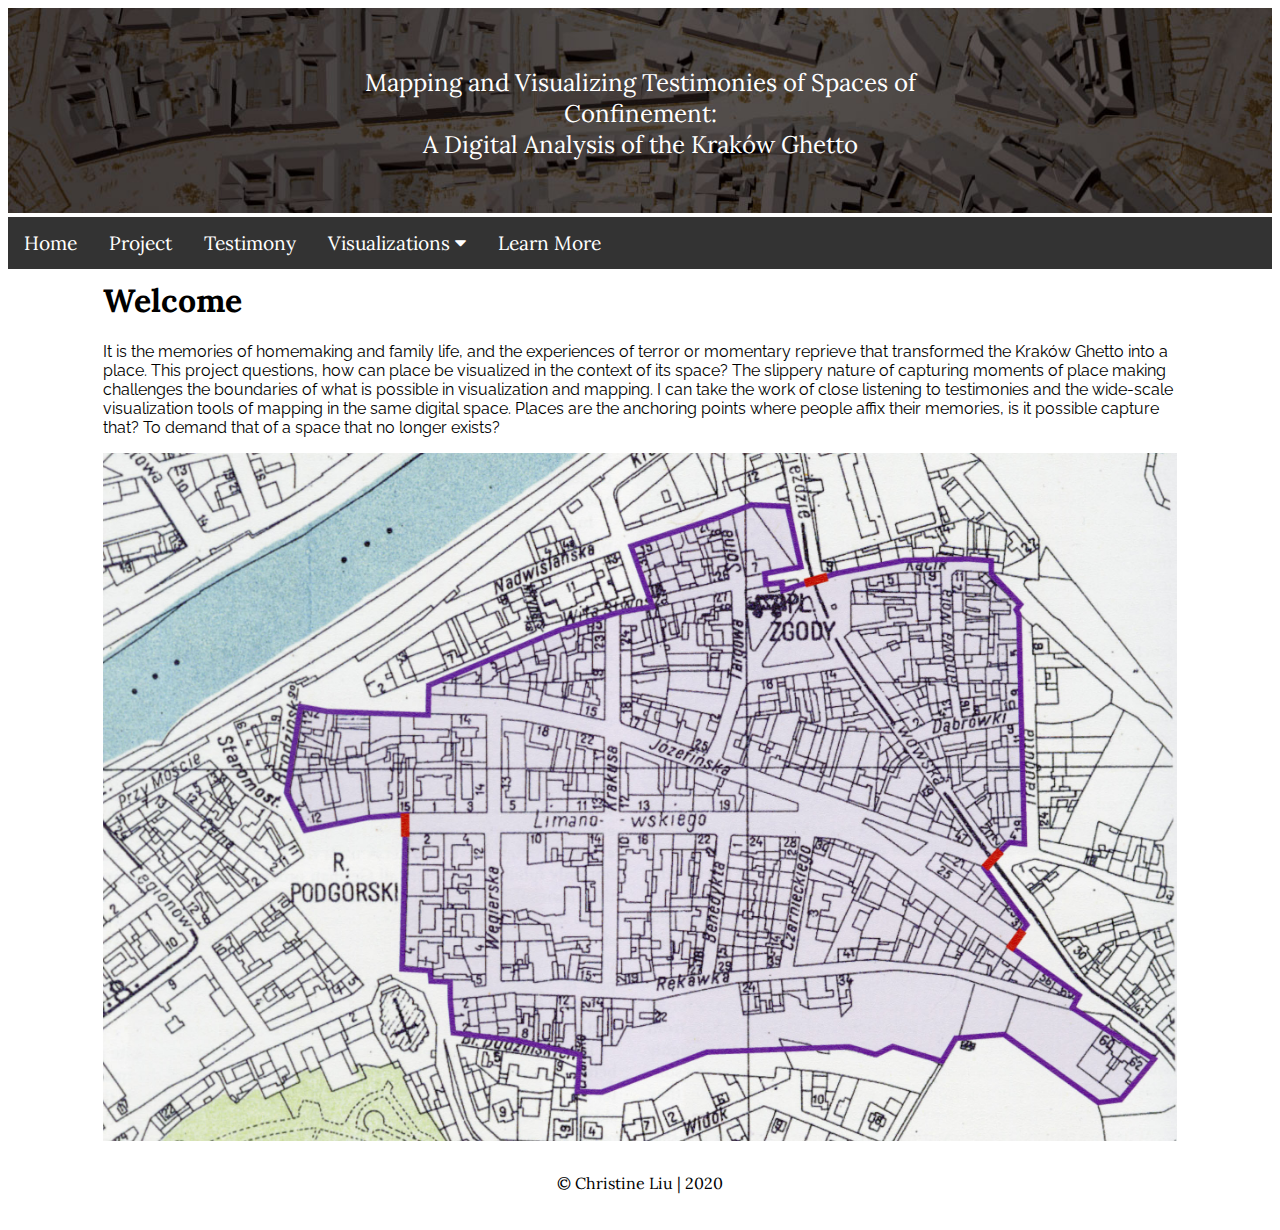
<file: thesis.html>
<!doctype html>
<html lang="en">

<head>
    <script async src="https://www.googletagmanager.com/gtag/js?id=UA-163966775-1"></script>
    <script>
      window.dataLayer = window.dataLayer || [];
      function gtag(){dataLayer.push(arguments);}
      gtag('js', new Date());

      gtag('config', 'UA-163966775-1');
    </script>
    <meta charset="UTF-8">
    <title>Visualizing Spaces of Confinement</title>
    <link href="./css/final.css" type="text/css" rel="stylesheet">
    <link rel="stylesheet" href="https://cdnjs.cloudflare.com/ajax/libs/font-awesome/4.7.0/css/font-awesome.min.css">
    <script src="./js/final.js"></script>
        
</head>

<body>
   <header>
         <div class="container">
            <a href="./thesis.html"><img src="./images/top_banner.jpg" alt="screenshot of 3d krakow model" width=100%></a>
            <div class="centered">Mapping and Visualizing Testimonies of Spaces of Confinement: <br>A Digital Analysis of the Kraków Ghetto</div>
        </div>
        <div class="navbar">
            <a href="./index.html">Home</a>
            <a href="./abstract.html">Project</a>
            <a href="./testimony.html">Testimony</a>
            <div class="dropdown">
                <button class="dropbtn" onclick="myFunction()">Visualizations
                    <i class="fa fa-caret-down"></i>
                </button>
                <div class="dropdown-content" id="myDropdown">
                    <a href="./visualizations/animation.html">Animation</a>
                    <a href="./visualizations/images.html">Image Gallery</a>
                    <a href="./visualizations/map.html">Map</a>
                </div>
            </div>
            <a href="./bibliography.html">Learn More</a>
        </div>
    </header>

    <main id="landing-block">
        <h1>Welcome</h1>
        <p id="landing-intro">It is the memories of homemaking and family life, and the experiences of terror or momentary reprieve that transformed the Kraków Ghetto into a place. This project questions, how can place be visualized in the context of its space? The slippery nature of capturing moments of place making challenges the boundaries of what is possible in visualization and mapping. I can take the work of close listening to testimonies and the wide-scale visualization tools of mapping in the same digital space. Places are the anchoring points where people affix their memories, is it possible capture that? To demand that of a space that no longer exists? </p>
        <div class="image_caption">
        <img src="./images/KrakowGhetto.jpg" alt="map of the Krakow Ghetto" width=100%>
            <span>Map of the ghetto showing walls and gate locations.<br><br><i>Source:</i> Chart in the collection of the Historical Museum of the City of Kraków as cited in Monika Bednarek, ed., <i>Kraków under Nazi Occupation: 1939-1945.</i> Kraków: Muzeum Historyczne Miasta Krakówa, 2011.</span>
            </div>
    </main>


    <footer>
        <ul id="footer-items">
            <li>&copy; Christine Liu | 2020</li>
        </ul>
    </footer>
</body>

</html>
</file>
<file: css/midterm.css>
@import url('https://fonts.googleapis.com/css?family=Merriweather|Roboto&display=swap');

* {
  -webkit-font-smoothing: antialiased;
  -moz-osx-font-smoothing: grayscale;
}

main {
    font-family: "Roboto", sans-serif;
}

header,
footer,
.job-place,
.resume_section,
h1,
.lab_number {
    font-family: "Merriweather", serif;
}


nav {
    box-sizing: border-box;
    width: 90%;
    opacity: 0.8;
}


#nav-links li {
    padding: 10px;  
}

#christine {
    flex: auto;
    justify-content: flex-start;
    font-size: 2rem;
}

#nav-links {
    list-style-type: none;
    display: flex;
    justify-content: flex-end;
    align-items: center;
    padding-left: 5px;
    padding-right: 20px;
    color: #000000;
    border-bottom: black solid 1px;
}

#nav-links a:link {
    text-decoration: none;
    color: #000000;
}

#nav-links a:visited {
    text-decoration: none;
    color: #000000;
}


#nav-links a:hover {
    text-decoration: underline;
    color: #1B7F27;
}

a:link {
    color: #2f4a9f;
}


a:visited {
    color: #2f4a9f;
}

a:hover {
    color: #1B7F27;
}

@media screen and (min-width: 320px) {
    header {
        display: flex;
        justify-content: center;
        width: 100%;
        align-items: center;
        align-content: center;
        font-size: 1rem;
    }
    
     #landing-block {
        width: 90%;
         display: grid;
        margin: 0 auto;
    }

    #landing-image {
        width: 80%;
        display: grid;
        margin: 10px auto;
    }
    
     #landing-text h1 {
        margin-bottom: 0px;
        font-family: "Merriweather", serif;
        font-size: 1.2rem;
    }
    
    #landing-text p {
        margin-top: 1%;
        margin-left: 0px;
        text-decoration: none;
        font-family: 1.2rem;
    }

    
    main p {
        width: 90%;
        font-size: 1.1rem;
        margin: 0 auto 3% auto;
    }
    
    #resume {
        width: 90%;
        font-size: 1.1rem;
        margin: 0 auto 3% auto;
    }

    #resume-block {
        display: grid;
        max-width: 90%;
        margin: 0 auto;
        grid-template-areas:
            "resume2"
            "resume1";
    }

    #resume1 {
        grid-area: resume1;
    }
    
    #resume2 {
        grid-area: resume2;
    }


    #resume-image {
        grid-area: resume_image;
        display: grid;
        justify-content: space-around;
    }

    #resume-image img {
        width: 100%;
    }


    .resume_description {
        list-style-type: none;
        margin-top: 2%;
    }

    .resume_section {
        font-size: 1.4rem;
        margin-bottom: 5px;
    }

    .job_description {
        margin: 1% 0;
        font-size: 1.1rem;
        margin-bottom: 30px;
    }

    .job-place {
        font-size: 1.2rem;
        color: #2f4a9f;
        font-weight: bold;
    }

    .position {
        list-style-type: none;
        font-style: italic;
        font-size: 1.1rem;
        margin-bottom: 10px;
    }

    .job-title {
        list-style-type: none;
        display: flex;
        justify-content: space-between;
        margin-bottom: 0px;
    }


    #labs-block {
        display: grid;
        max-width: 90%;
        margin: 0 auto;
        grid-template-rows: auto;
        grid-row-gap: 10px;
    }


    .lab_item {
        display: grid;
        margin: 0 auto;
        width: 300px;
    }

    .lab_image {
        grid-area: image;
        border: #2f4a9f solid 5px;
        opacity: 1.0;
    }

    .lab_image:hover {
        opacity: 0.5;
    }

    .lab_number {
        font-size: 1.3rem;
        grid-area: number;
        margin-bottom: 0px;
        margin-top: 5px;
    }


    .lab_title {
        grid-area: title;
        margin-bottom: 2%;
        margin: 10px 0px 5px 0px;
    }

    .lab_description {
        grid-area: description;
        margin-top: 0px;
        margin-left: 0px;
    }

    .lab_chunk {
        margin: 10px;
    }
}

@media screen and (min-width:768px) {
    header {
        display: flex;
        justify-content: center;
        width: 100%;
        align-items: center;
        align-content: center;
        font-size: 1.5rem;
    }

    #landing-block {
        display: grid;
        grid-template-columns: 30% 60%;
            grid-column-gap: 2%;
        
    }
    
    #landing-image {
           width: 100%;
/*        display: grid;*/
/*        margin: 0 auto;*/
    }
    
    #landing-text {
/*        display: grid;*/
        max-width: 95%;
        margin: 0 auto;
        margin-top: 0px;
        margin-left: 0px;
/*        grid-template-columns: 45% 55%;*/
/*        grid-column-gap: 10px;*/
/*        grid-template-areas:*/
    }


    #resume-block {
        display: grid;
        max-width: 90%;
        margin: 0 auto;
        grid-template-columns:auto 40% ;
        grid-column-gap: 7%;
        grid-template-rows: auto;
        grid-template-areas:
        "resume1 resume2";
    
    }
    
      #resume1 {
        grid-area: resume1;
    }

    #resume2 {
        grid-area: resume2;
    }
    
    
    #labs-block {
        display: grid;
        max-width: 90%;
        grid-template-columns: 50% 50%;
        grid-template-rows: auto; 
        grid-row-gap: 10px;
    }
    
    .lab_title {
        grid-area: title;
        margin-bottom: 2%;
        margin: 10px 0px 1px 0px;
    }


}

@media screen and (min-width:1200px) {
    #labs-block {
        display: grid;
        max-width: 90%;
        grid-template-columns: 1fr 1fr 1fr;
        grid-template-rows: 1fr 1fr;
        grid-row-gap: 20px;
        grid-column-gap: 30px;
        margin: 0 auto;
    }


}

footer {
    display: flex;
    justify-content: center;
    align-items: center;
    align-content: center;
    width: 100%;
}

#footer-items {
    list-style-type: none;
    justify-content: center;
    padding: 1% 0;
}
</file>
<file: css/final.css>
@import url('https://fonts.googleapis.com/css?family=Lora|Raleway&display=swap');

* {
  -webkit-font-smoothing: antialiased;
  -moz-osx-font-smoothing: grayscale;
}

main {
    font-family: "Raleway", sans-serif;
}

footer,
h1,
h2,
.centered {
    font-family: "Lora", serif;
}

@media screen and (min-width: 320px) {

    .tablinks {
        font-family: "Lora", serif;
        font-size: 2rem;
        font-weight: bold;
    }

    a:link {
        color: #ad062a;
    }


    a:visited {
        color: #ad062a;
    }

    a:hover {
        color: #2f4a9f;
    }

    .container {
        position: relative;
        text-align: center;
        color: white;
        overflow-x: hidden;
    }

    .centered {
        position: absolute;
        top: 50%;
        left: 50%;
        transform: translate(-50%, -50%);
        font-size: .8rem;
    }

    /*From w3School*/
    .navbar {
        overflow: hidden;
        background-color: #333;
        font-family: 'Lora', serif;
    }

    .navbar a {
        float: left;
        font-size: .8rem;
        color: white;
        text-align: center;
        padding: 14px 16px;
        text-decoration: none;
    }

    .dropdown {
        float: left;
        overflow: hidden;
    }

    .dropdown .dropbtn {
        cursor: pointer;
        font-size: .8rem;
        border: none;
        outline: none;
        color: white;
        padding: 14px 16px;
        background-color: inherit;
        font-family: inherit;
        margin: 0;
    }

    .navbar a:hover,
    .dropdown:hover .dropbtn,
    .dropbtn:focus {
        background-color: #ad062a;
    }

    .dropdown-content {
        display: none;
        position: absolute;
        background-color: #f9f9f9;
        min-width: 160px;
        box-shadow: 0px 8px 16px 0px rgba(0, 0, 0, 0.2);
        z-index: 100;
    }

    .dropdown-content a {
        float: none;
        color: black;
        padding: 12px 16px;
        text-decoration: none;
        display: block;
        text-align: left;
        z-index: 100;
    }

    .dropdown-content a:hover {
        background-color: #ddd;
    }

    .show {
        display: block;
    }

    .image_caption {
        position: relative;
        padding-top: 5px;
    }

    .image_caption span {
        display: none;
        position: absolute;
        bottom: 0;
        width: 100%;
        padding: 10px;
        background: rgba(255, 255, 255, .8);
    }

    .image_caption:hover span {
        display: block
    }
    
    .leyson_pic {
        width: 100%;
    }

    .galleria {
        width: 100%;
        height: 500px;
        background: #000
    }

    main {
        width: 90%;
        margin: 0 auto;
    }

    #landing-block {
        width: 85%;
        display: flex;
        flex-direction: column;
        justify-content: center;
    }

    h1,
    p {
        padding: 0px;
        margin-top: 1%;
        margin-bottom: 1%;
    }

    /*From: https://www.w3schools.com/howto/tryit.asp?filename=tryhow_js_tabs */
    .tab {
        overflow: hidden;
        border: 1px solid #ccc;
        background-color: #f1f1f1;
    }

    .tab button {
        background-color: inherit;
        float: left;
        border: none;
        outline: none;
        cursor: pointer;
        padding: 14px 16px;
        transition: 0.3s;
        font-size: 17px;
    }

    .tab button:hover {
        background-color: #ddd;
    }


    .tab button.active {
        background-color: #ccc;
    }

    .tabcontent {
        display: none;
        padding: 6px 12px;
        border: 1px solid #ccc;
        border-top: none;
    }

    #mapid {
        height: 600px;
        margin: 1%;
        margin-left: 0px;
        z-index: -1;
    }

    input[type=button] {
        background-color: #B0B1AA;
        border: 1px solid #000;
        cursor: pointer;
        transition: 0.3s;
        font-size: .8rem;
        font-family: "Lora", serif;
        margin-bottom: .5%;
    }

    footer {
        display: flex;
        justify-content: center;
        align-items: center;
        align-content: center;
        width: 100%;
    }

    #footer-items {
        list-style-type: none;
        justify-content: center;
        padding: 1% 0;
    }

}

@media screen and (min-width:768px) {
      .centered {
        position: absolute;
        top: 50%;
        left: 50%;
        transform: translate(-50%, -50%);
        font-size: 1.5rem;
    }
    
    .navbar a {
        font-size: 1.2rem;

    }

        .dropdown .dropbtn {
        font-size: 1.2rem;

    }
    
     .leyson_pic {
        width: 80%;
    }
}
</file>
